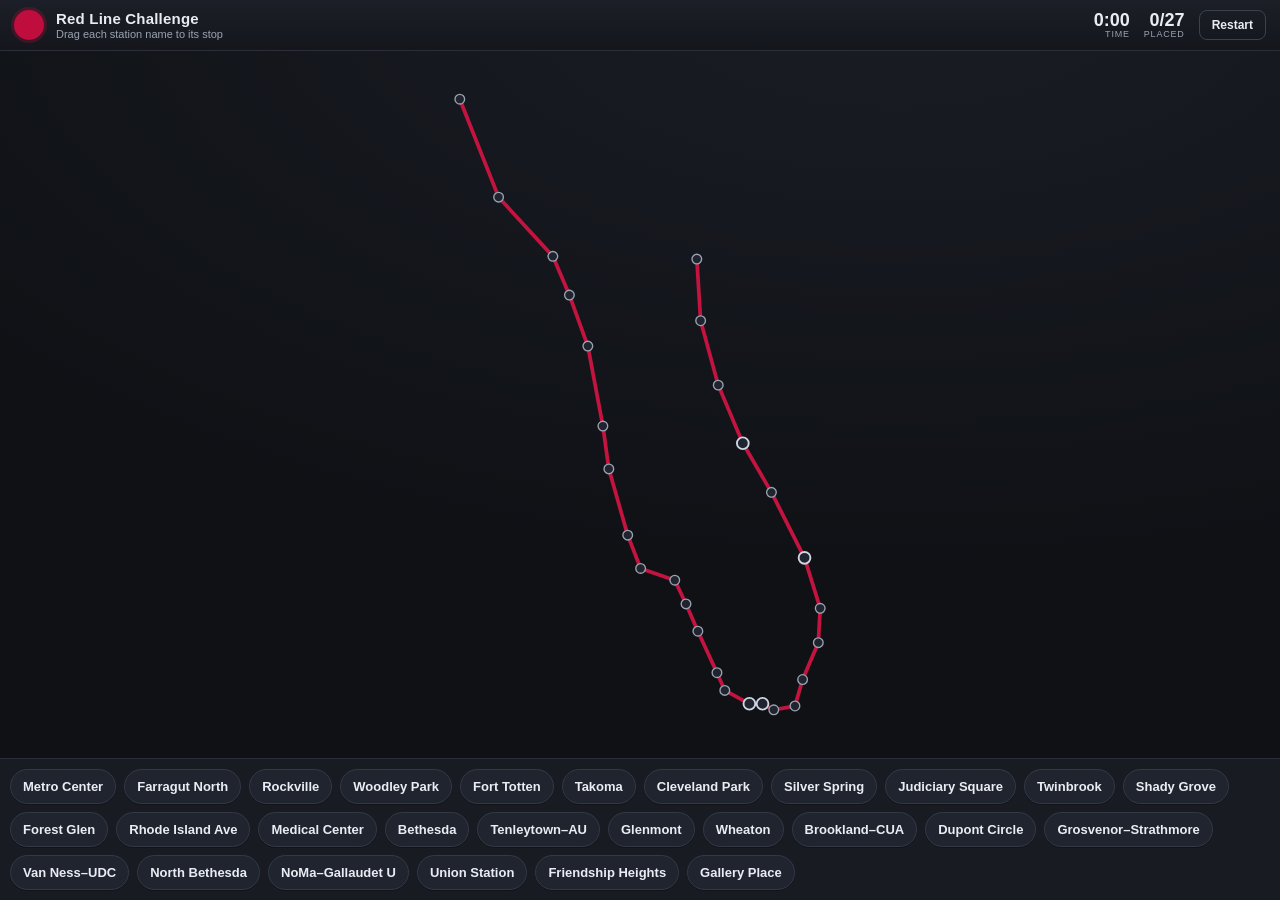
<file: game/index.html>
<!DOCTYPE html>
<html lang="en">
<head>
<meta charset="utf-8" />
<meta name="viewport" content="width=device-width, initial-scale=1, maximum-scale=1, user-scalable=no" />
<meta name="theme-color" content="#bf0d3e" />
<title>DC Metro — Red Line Challenge</title>
<style>
  :root {
    --red: #bf0d3e;          /* WMATA Red Line */
    --bg: #0f1115;
    --panel: #181b22;
    --panel-2: #20242e;
    --ink: #e9edf3;
    --muted: #9aa3b2;
    --ok: #2fbf71;
    --line: #c2143f;
  }
  * { box-sizing: border-box; -webkit-tap-highlight-color: transparent; }
  html, body {
    margin: 0; height: 100%;
    background: var(--bg); color: var(--ink);
    font-family: -apple-system, BlinkMacSystemFont, "Segoe UI", Roboto, Helvetica, Arial, sans-serif;
    overscroll-behavior: none;
  }
  body { display: flex; flex-direction: column; min-height: 100dvh; }

  header {
    flex: 0 0 auto;
    padding: 10px 14px;
    background: linear-gradient(180deg, #1c1f27, #14161c);
    border-bottom: 1px solid #2a2f3a;
    display: flex; align-items: center; gap: 12px;
  }
  .badge {
    width: 30px; height: 30px; border-radius: 50%;
    background: var(--red); flex: 0 0 auto;
    box-shadow: 0 0 0 3px rgba(191,13,62,.25);
  }
  header h1 { font-size: 15px; margin: 0; font-weight: 700; letter-spacing: .2px; }
  header .sub { font-size: 11px; color: var(--muted); margin-top: 1px; }
  .stats { margin-left: auto; display: flex; gap: 14px; align-items: center; }
  .stat { text-align: right; line-height: 1.05; }
  .stat .v { font-variant-numeric: tabular-nums; font-weight: 700; font-size: 18px; }
  .stat .k { font-size: 9px; color: var(--muted); text-transform: uppercase; letter-spacing: .8px; }

  main {
    flex: 1 1 auto;
    display: flex; flex-direction: column;
    min-height: 0;
  }
  .mapwrap {
    flex: 1 1 60%;
    min-height: 0;
    position: relative;
    background:
      radial-gradient(1200px 600px at 70% -10%, #1a1d25, transparent),
      var(--bg);
    overflow: hidden;
  }
  svg { width: 100%; height: 100%; display: block; touch-action: none; }

  .dot { fill: var(--panel-2); stroke: var(--muted); stroke-width: 2.5; transition: fill .15s, stroke .15s; }
  .dot.transfer { stroke: #cfd6e2; stroke-width: 3.5; }
  .dot.target { fill: rgba(191,13,62,.25); stroke: var(--red); }
  .dot.filled { fill: var(--red); stroke: #fff; }
  .stationlabel { fill: var(--ink); font-size: 19px; font-weight: 600; pointer-events: none; }
  .stationlabel.filled { fill: #fff; }

  .tray {
    flex: 0 0 auto;
    max-height: 40%;
    overflow-y: auto;
    background: var(--panel);
    border-top: 1px solid #2a2f3a;
    padding: 10px 10px calc(10px + env(safe-area-inset-bottom));
    display: flex; flex-wrap: wrap; gap: 8px;
    align-content: flex-start;
  }
  .chip {
    user-select: none; touch-action: none;
    background: var(--panel-2);
    border: 1px solid #333a46;
    color: var(--ink);
    padding: 9px 12px; border-radius: 999px;
    font-size: 13px; font-weight: 600;
    cursor: grab; white-space: nowrap;
    box-shadow: 0 1px 0 rgba(0,0,0,.3);
  }
  .chip:active { cursor: grabbing; }
  .chip.dragging {
    position: fixed; z-index: 50; cursor: grabbing;
    border-color: var(--red);
    box-shadow: 0 8px 24px rgba(0,0,0,.5), 0 0 0 2px rgba(191,13,62,.5);
    transform: scale(1.06);
  }
  .placeholder { opacity: 0; pointer-events: none; }
  @keyframes shake {
    0%,100%{ transform: translateX(0) }
    20%{ transform: translateX(-6px) } 40%{ transform: translateX(6px) }
    60%{ transform: translateX(-4px) } 80%{ transform: translateX(4px) }
  }
  .chip.reject { animation: shake .3s ease; border-color: #e0556e; }

  .overlay {
    position: fixed; inset: 0; display: none;
    align-items: center; justify-content: center;
    background: rgba(8,9,12,.72); backdrop-filter: blur(4px);
    z-index: 100; padding: 24px;
  }
  .overlay.show { display: flex; }
  .card {
    background: var(--panel); border: 1px solid #2a2f3a;
    border-radius: 16px; padding: 26px 24px; text-align: center;
    max-width: 340px; width: 100%;
    box-shadow: 0 24px 60px rgba(0,0,0,.55);
  }
  .card h2 { margin: 0 0 6px; font-size: 22px; }
  .card p { margin: 6px 0 0; color: var(--muted); font-size: 14px; }
  .card .big { font-size: 40px; font-weight: 800; color: var(--red); font-variant-numeric: tabular-nums; margin: 14px 0 4px; }
  button.btn {
    margin-top: 18px; width: 100%;
    background: var(--red); color: #fff; border: 0;
    padding: 13px; border-radius: 10px; font-size: 15px; font-weight: 700;
    cursor: pointer;
  }
  button.ghost {
    background: transparent; border: 1px solid #3a4250; color: var(--ink);
    padding: 7px 12px; border-radius: 8px; font-size: 12px; font-weight: 600; cursor: pointer;
  }
</style>
</head>
<body>
  <header>
    <div class="badge"></div>
    <div>
      <h1>Red Line Challenge</h1>
      <div class="sub">Drag each station name to its stop</div>
    </div>
    <div class="stats">
      <div class="stat"><div class="v" id="timer">0:00</div><div class="k">Time</div></div>
      <div class="stat"><div class="v" id="progress">0/27</div><div class="k">Placed</div></div>
      <button class="ghost" id="restart">Restart</button>
    </div>
  </header>

  <main>
    <div class="mapwrap">
      <svg id="map" viewBox="0 0 1260 1320" preserveAspectRatio="xMidYMid meet" aria-label="DC Metro Red Line map">
        <polyline id="route" fill="none" stroke="var(--line)" stroke-width="7"
                  stroke-linejoin="round" stroke-linecap="round" />
        <g id="dots"></g>
        <g id="labels"></g>
      </svg>
    </div>
    <div class="tray" id="tray"></div>
  </main>

  <div class="overlay" id="overlay">
    <div class="card">
      <h2 id="winTitle">Line complete! 🎉</h2>
      <div class="big" id="winTime">0:00</div>
      <p id="winSub">All 27 Red Line stations placed.</p>
      <button class="btn" id="playAgain">Play again</button>
    </div>
  </div>

<script>
/* ---- Red Line stations, north (Shady Grove) to south then up to Glenmont ----
   Coordinates are real WMATA station lat/long, used to project an accurate
   schematic. The line's "hook" shape is a product of this real geography. */
const STATIONS = [
  { name: "Shady Grove",            lat: 39.1199, lon: -77.1647 },
  { name: "Rockville",              lat: 39.0840, lon: -77.1464 },
  { name: "Twinbrook",              lat: 39.0623, lon: -77.1208 },
  { name: "North Bethesda",         lat: 39.0481, lon: -77.1130 },
  { name: "Grosvenor–Strathmore",   lat: 39.0294, lon: -77.1043 },
  { name: "Medical Center",         lat: 39.0001, lon: -77.0972 },
  { name: "Bethesda",               lat: 38.9844, lon: -77.0944 },
  { name: "Friendship Heights",     lat: 38.9601, lon: -77.0855 },
  { name: "Tenleytown–AU",          lat: 38.9479, lon: -77.0794 },
  { name: "Van Ness–UDC",           lat: 38.9436, lon: -77.0633 },
  { name: "Cleveland Park",         lat: 38.9349, lon: -77.0580 },
  { name: "Woodley Park",           lat: 38.9249, lon: -77.0524 },
  { name: "Dupont Circle",          lat: 38.9097, lon: -77.0434 },
  { name: "Farragut North",         lat: 38.9032, lon: -77.0397 },
  { name: "Metro Center",           lat: 38.8983, lon: -77.0281, transfer: true },
  { name: "Gallery Place",          lat: 38.8983, lon: -77.0219, transfer: true },
  { name: "Judiciary Square",       lat: 38.8961, lon: -77.0166 },
  { name: "Union Station",          lat: 38.8975, lon: -77.0066 },
  { name: "NoMa–Gallaudet U",       lat: 38.9072, lon: -77.0030 },
  { name: "Rhode Island Ave",       lat: 38.9207, lon: -76.9956 },
  { name: "Brookland–CUA",          lat: 38.9333, lon: -76.9947 },
  { name: "Fort Totten",            lat: 38.9518, lon: -77.0021, transfer: true },
  { name: "Takoma",                 lat: 38.9758, lon: -77.0177 },
  { name: "Silver Spring",          lat: 38.9938, lon: -77.0312, transfer: true },
  { name: "Forest Glen",            lat: 39.0151, lon: -77.0428 },
  { name: "Wheaton",                lat: 39.0387, lon: -77.0511 },
  { name: "Glenmont",               lat: 39.0613, lon: -77.0529 },
];

const VB_W = 1260, VB_H = 1320, PAD = 90;
const LABEL_GAP = 16;

// --- Project lat/long -> SVG coords (equirectangular, corrected for latitude) ---
function project() {
  const lats = STATIONS.map(s => s.lat), lons = STATIONS.map(s => s.lon);
  const midLat = (Math.max(...lats) + Math.min(...lats)) / 2;
  const k = Math.cos(midLat * Math.PI / 180);
  // raw planar coords (x grows east, y grows south)
  const raw = STATIONS.map(s => ({ x: s.lon * k, y: -s.lat }));
  const xs = raw.map(p => p.x), ys = raw.map(p => p.y);
  const minX = Math.min(...xs), maxX = Math.max(...xs);
  const minY = Math.min(...ys), maxY = Math.max(...ys);
  const spanX = maxX - minX, spanY = maxY - minY;
  const scale = Math.min((VB_W - 2 * PAD) / spanX, (VB_H - 2 * PAD) / spanY);
  const offX = (VB_W - spanX * scale) / 2;
  const offY = (VB_H - spanY * scale) / 2;
  raw.forEach((p, i) => {
    STATIONS[i].px = offX + (p.x - minX) * scale;
    STATIONS[i].py = offY + (p.y - minY) * scale;
  });
}

// --- State ---
let placed = 0, startTime = null, timerId = null, finished = false;
const filled = new Set();

const svg = document.getElementById('map');
const dotsG = document.getElementById('dots');
const labelsG = document.getElementById('labels');
const route = document.getElementById('route');
const tray = document.getElementById('tray');
const elTimer = document.getElementById('timer');
const elProgress = document.getElementById('progress');
const overlay = document.getElementById('overlay');

const centerX = VB_W / 2;

function svgEl(tag, attrs) {
  const e = document.createElementNS('http://www.w3.org/2000/svg', tag);
  for (const k in attrs) e.setAttribute(k, attrs[k]);
  return e;
}

function drawMap() {
  route.setAttribute('points', STATIONS.map(s => `${s.px},${s.py}`).join(' '));
  dotsG.innerHTML = '';
  STATIONS.forEach((s, i) => {
    const c = svgEl('circle', { cx: s.px, cy: s.py, r: s.transfer ? 11 : 9, 'data-i': i });
    c.setAttribute('class', 'dot' + (s.transfer ? ' transfer' : ''));
    dotsG.appendChild(c);
    s.dot = c;
  });
}

function shuffle(a) {
  for (let i = a.length - 1; i > 0; i--) {
    const j = Math.floor(Math.random() * (i + 1));
    [a[i], a[j]] = [a[j], a[i]];
  }
  return a;
}

function buildTray() {
  tray.innerHTML = '';
  const order = shuffle(STATIONS.map((s, i) => i));
  order.forEach(i => {
    const chip = document.createElement('div');
    chip.className = 'chip';
    chip.textContent = STATIONS[i].name;
    chip.dataset.i = i;
    attachDrag(chip);
    tray.appendChild(chip);
  });
}

function fmt(ms) {
  const t = Math.floor(ms / 1000);
  return Math.floor(t / 60) + ':' + String(t % 60).padStart(2, '0');
}
function tick() { if (startTime) elTimer.textContent = fmt(Date.now() - startTime); }
function startTimer() {
  if (startTime) return;
  startTime = Date.now();
  timerId = setInterval(tick, 250);
}

// --- Drag handling (pointer events: mouse + touch) ---
function attachDrag(chip) {
  let dragging = false, placeholder = null, offX = 0, offY = 0;

  chip.addEventListener('pointerdown', e => {
    if (finished) return;
    e.preventDefault();
    startTimer();
    dragging = true;
    chip.setPointerCapture(e.pointerId);
    const r = chip.getBoundingClientRect();
    offX = e.clientX - r.left;
    offY = e.clientY - r.top;

    placeholder = document.createElement('div');
    placeholder.className = 'chip placeholder';
    placeholder.style.width = r.width + 'px';
    placeholder.style.height = r.height + 'px';
    chip.after(placeholder);

    chip.classList.add('dragging');
    chip.style.width = r.width + 'px';
    chip.style.left = r.left + 'px';
    chip.style.top = r.top + 'px';
  });

  chip.addEventListener('pointermove', e => {
    if (!dragging) return;
    chip.style.left = (e.clientX - offX) + 'px';
    chip.style.top = (e.clientY - offY) + 'px';
    const hit = nearestStation(e.clientX, e.clientY);
    highlight(hit);
  });

  function end(e) {
    if (!dragging) return;
    dragging = false;
    const hit = nearestStation(e.clientX, e.clientY);
    highlight(null);
    const i = +chip.dataset.i;

    if (hit === i) {
      placeStation(i);
      placeholder.remove();
      chip.remove();
    } else {
      // wrong (or no) target: snap back to tray slot
      chip.classList.remove('dragging');
      chip.style.left = chip.style.top = chip.style.width = '';
      if (placeholder) placeholder.replaceWith(chip);
      if (hit !== null) { // dropped on a wrong station -> shake
        chip.classList.add('reject');
        setTimeout(() => chip.classList.remove('reject'), 320);
      }
    }
    placeholder = null;
  }
  chip.addEventListener('pointerup', end);
  chip.addEventListener('pointercancel', end);
}

const HIT_RADIUS = 44; // client px
function nearestStation(cx, cy) {
  let best = null, bestD = HIT_RADIUS;
  STATIONS.forEach((s, i) => {
    if (filled.has(i)) return;
    const r = s.dot.getBoundingClientRect();
    const dx = cx - (r.left + r.width / 2);
    const dy = cy - (r.top + r.height / 2);
    const d = Math.hypot(dx, dy);
    if (d < bestD) { bestD = d; best = i; }
  });
  return best;
}

let lastHi = null;
function highlight(i) {
  if (lastHi === i) return;
  if (lastHi !== null && !filled.has(lastHi))
    STATIONS[lastHi].dot.classList.remove('target');
  if (i !== null) STATIONS[i].dot.classList.add('target');
  lastHi = i;
}

function placeStation(i) {
  const s = STATIONS[i];
  filled.add(i);
  s.dot.classList.remove('target');
  s.dot.classList.add('filled');

  const left = s.px < centerX;
  const label = svgEl('text', {
    x: left ? s.px - LABEL_GAP : s.px + LABEL_GAP,
    y: s.py + 6,
    'text-anchor': left ? 'end' : 'start',
  });
  label.setAttribute('class', 'stationlabel filled');
  label.textContent = s.name;
  labelsG.appendChild(label);

  placed++;
  elProgress.textContent = placed + '/' + STATIONS.length;
  if (placed === STATIONS.length) win();
}

function win() {
  finished = true;
  clearInterval(timerId);
  const time = fmt(Date.now() - startTime);
  document.getElementById('winTime').textContent = time;
  overlay.classList.add('show');
}

function reset() {
  finished = false;
  placed = 0;
  filled.clear();
  startTime = null;
  clearInterval(timerId);
  elTimer.textContent = '0:00';
  elProgress.textContent = '0/' + STATIONS.length;
  labelsG.innerHTML = '';
  lastHi = null;
  overlay.classList.remove('show');
  drawMap();
  buildTray();
}

document.getElementById('restart').addEventListener('click', reset);
document.getElementById('playAgain').addEventListener('click', reset);

// --- Init ---
project();
elProgress.textContent = '0/' + STATIONS.length;
drawMap();
buildTray();
</script>
</body>
</html>
</file>
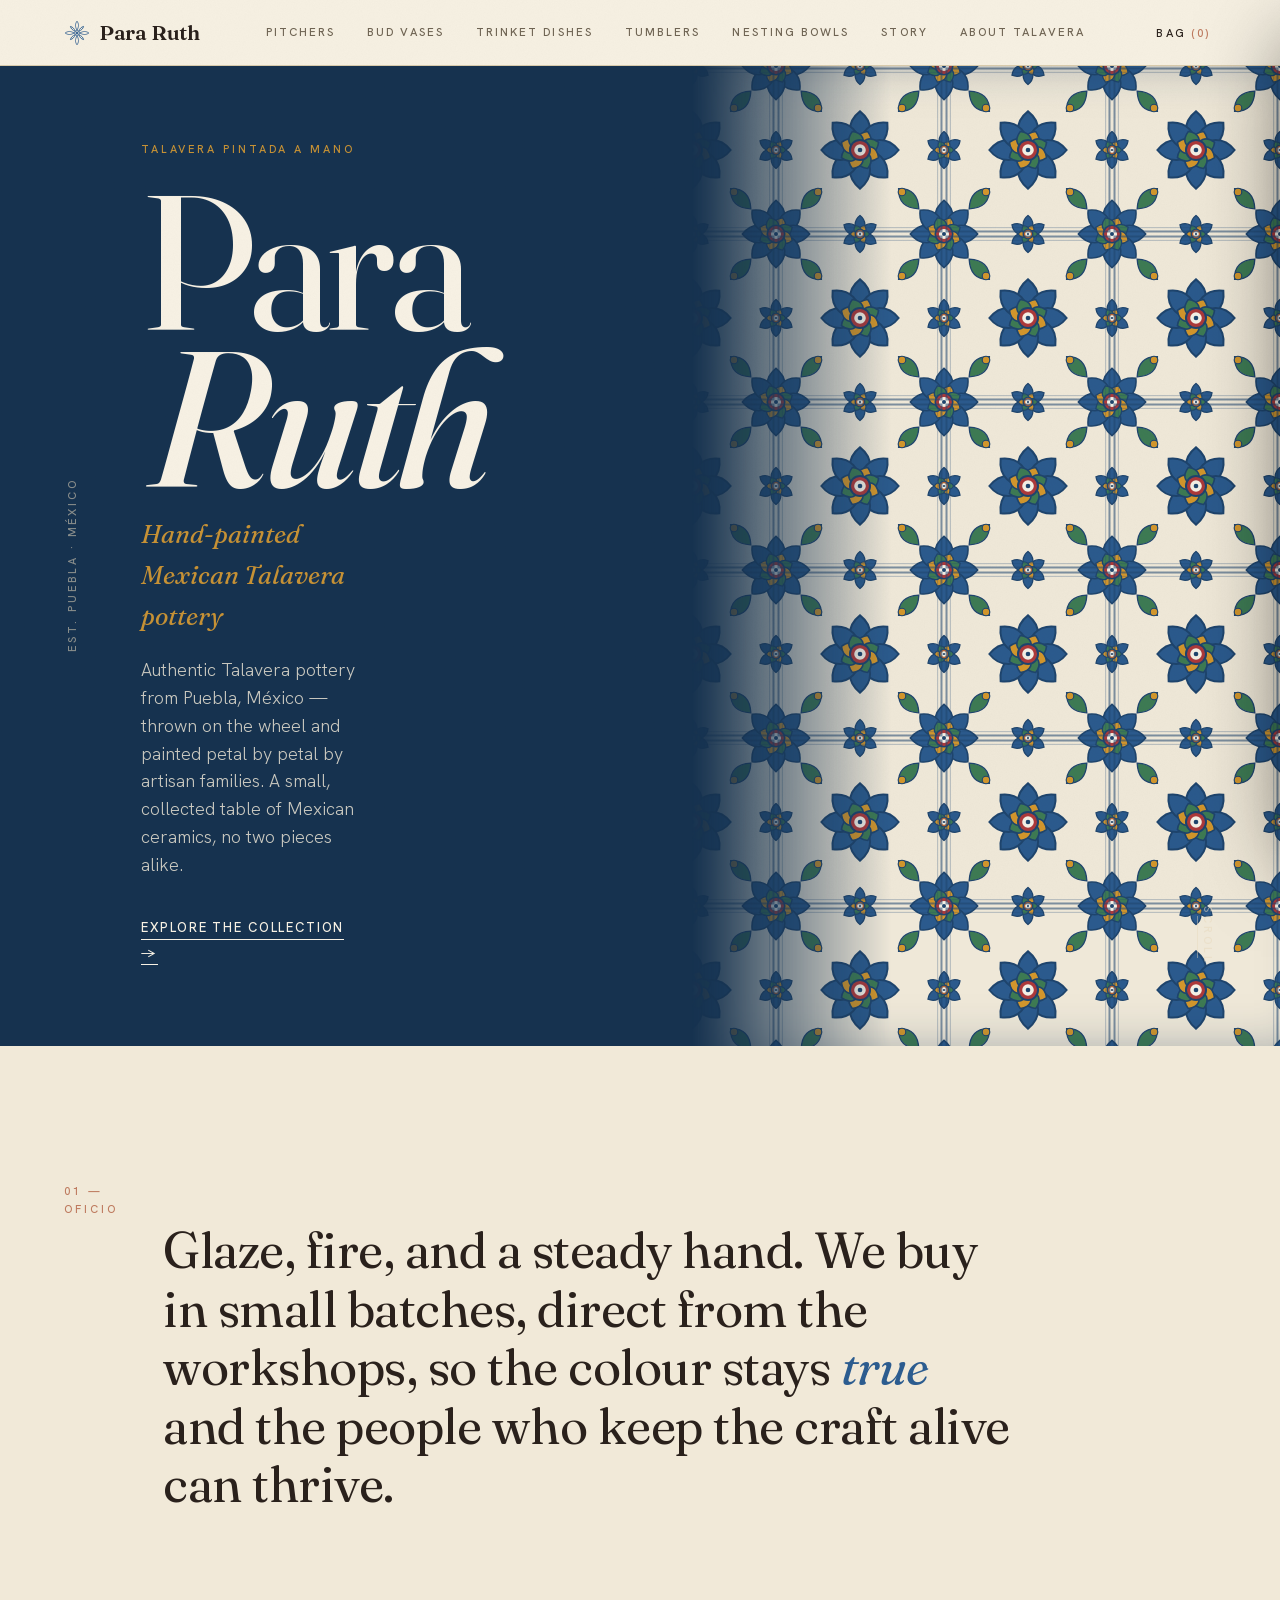
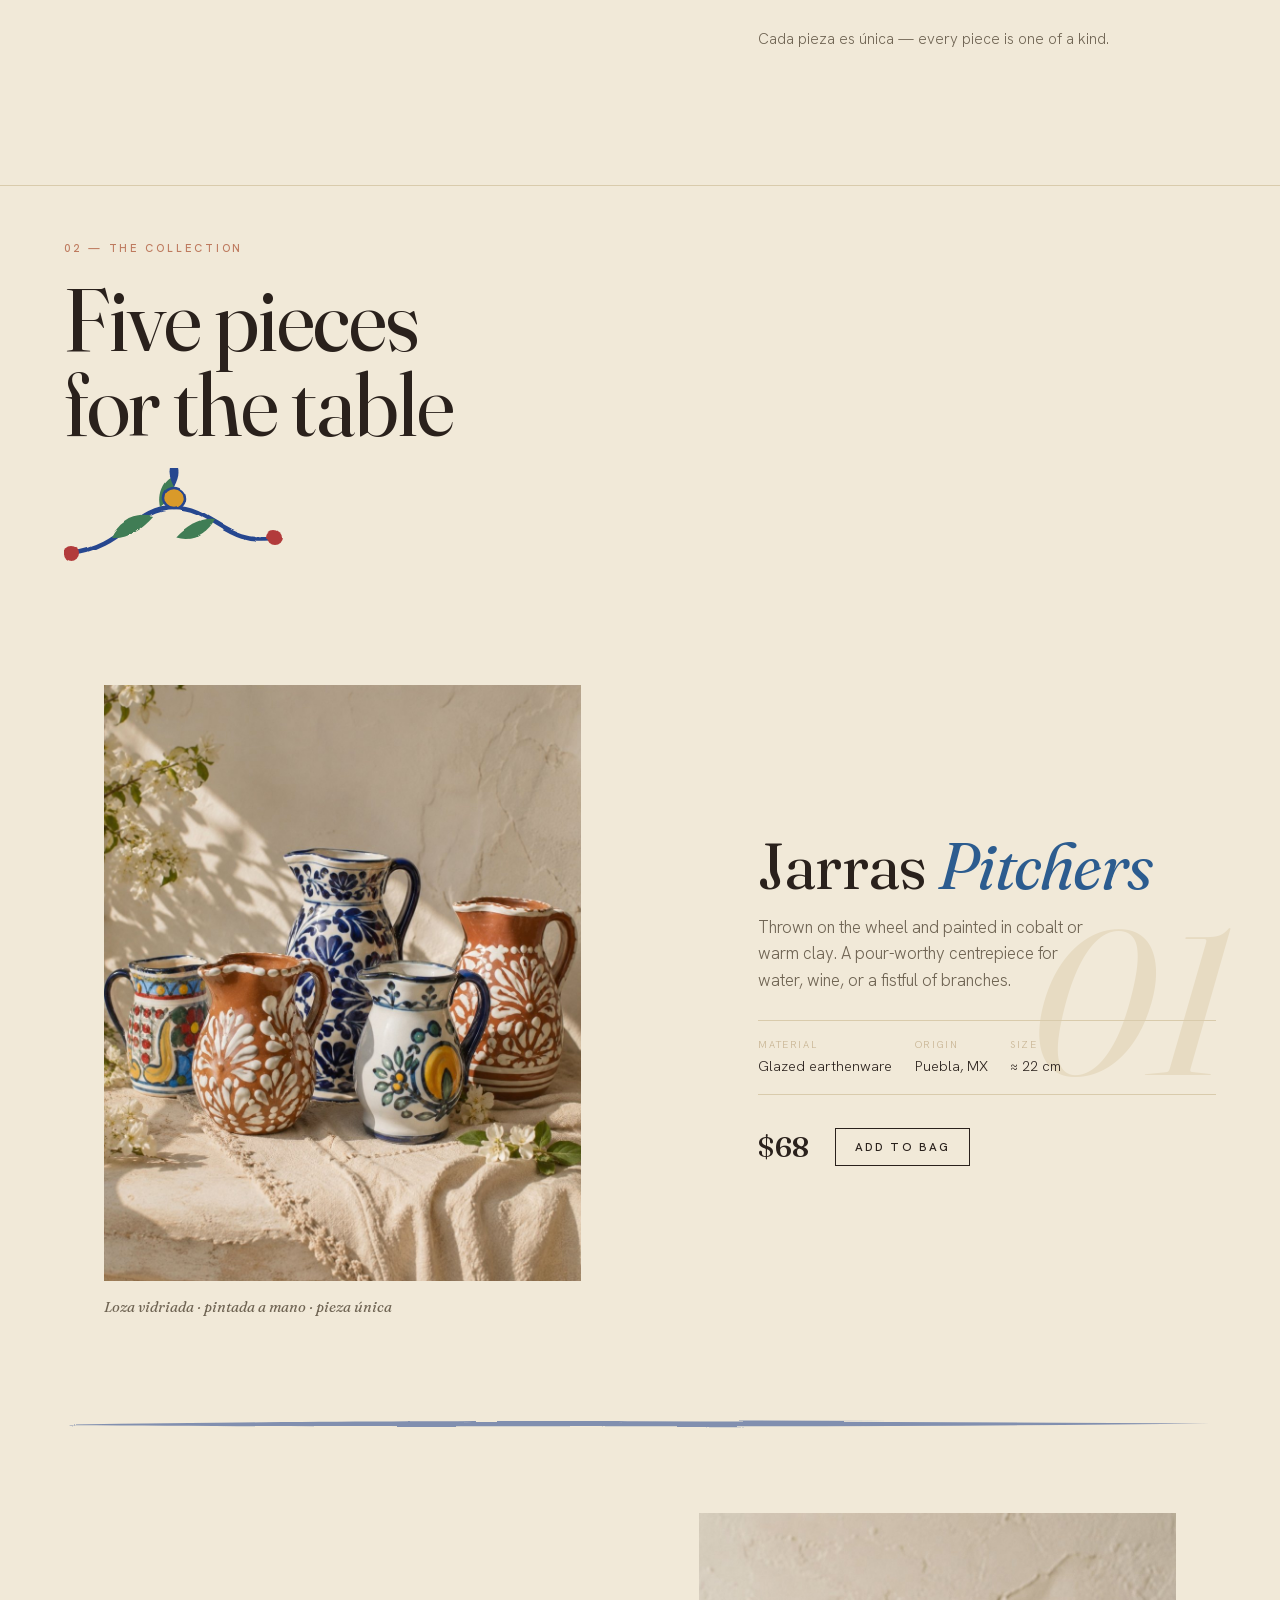
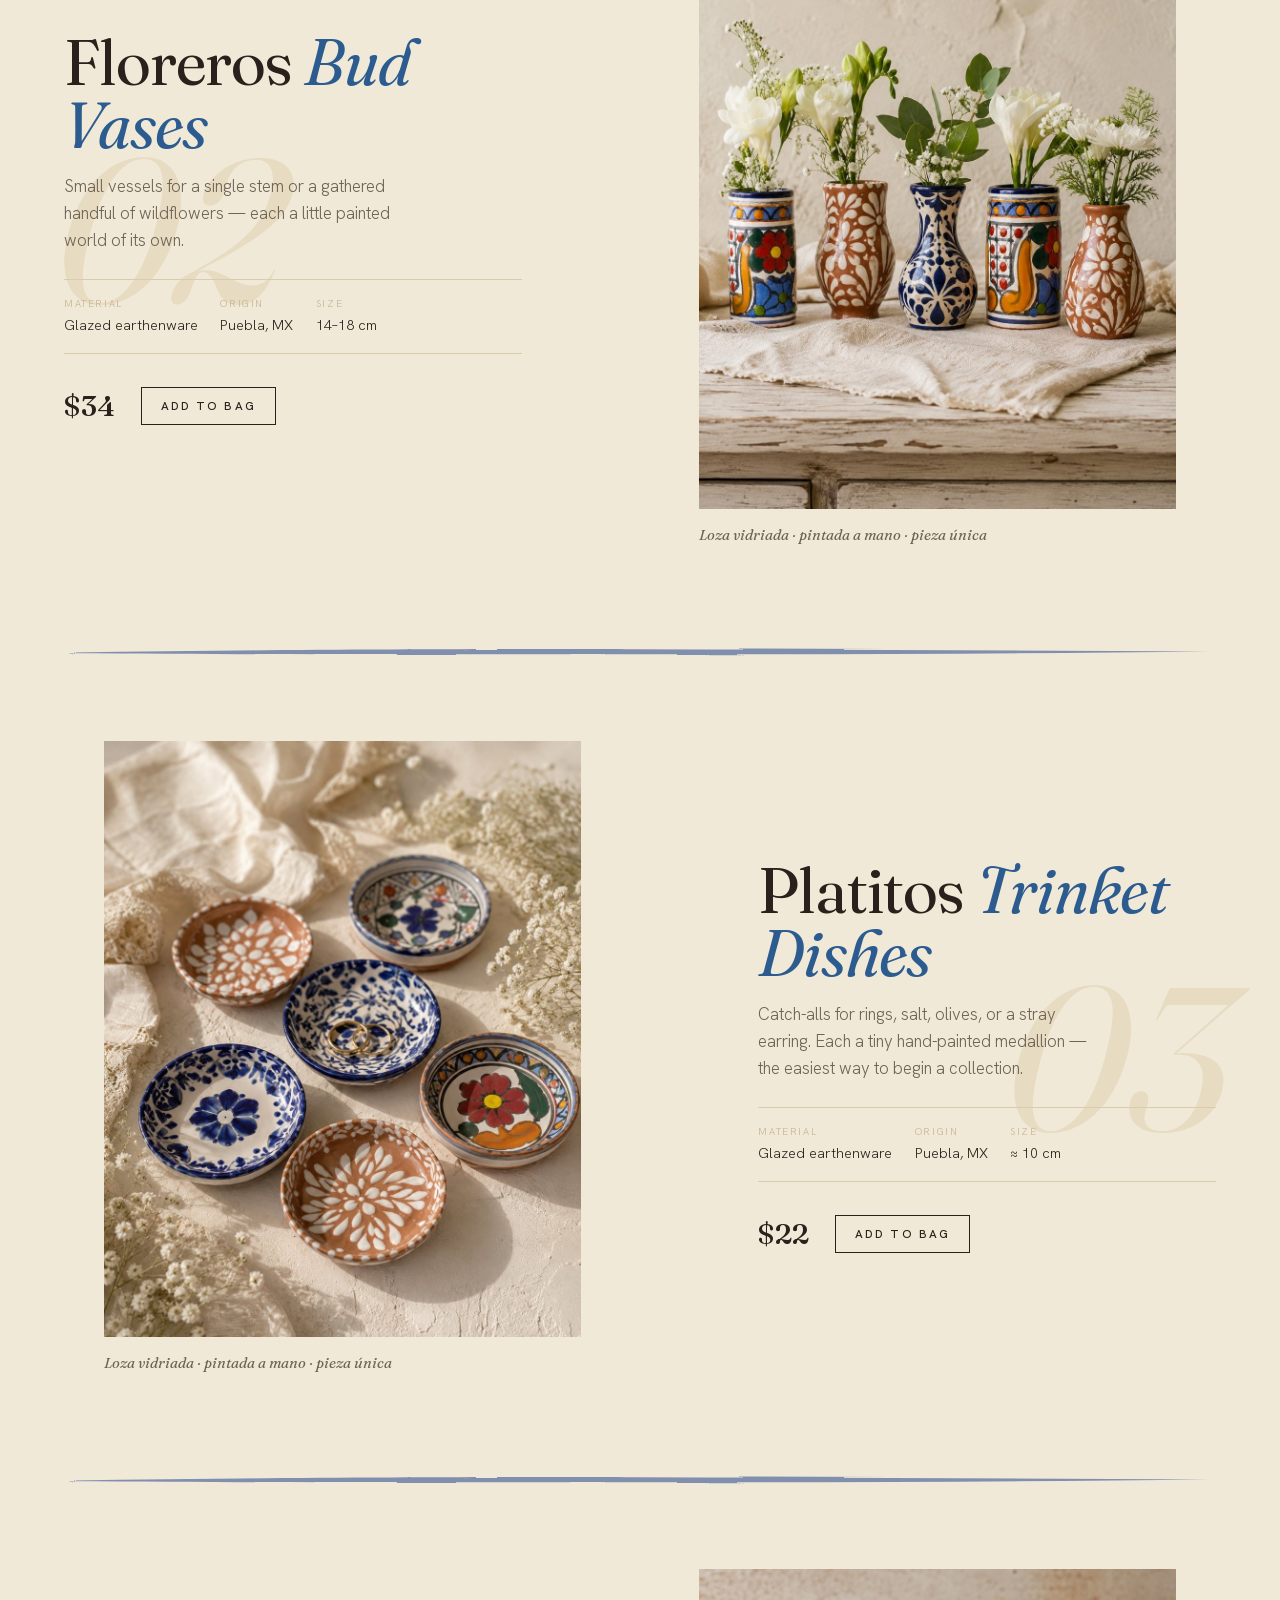
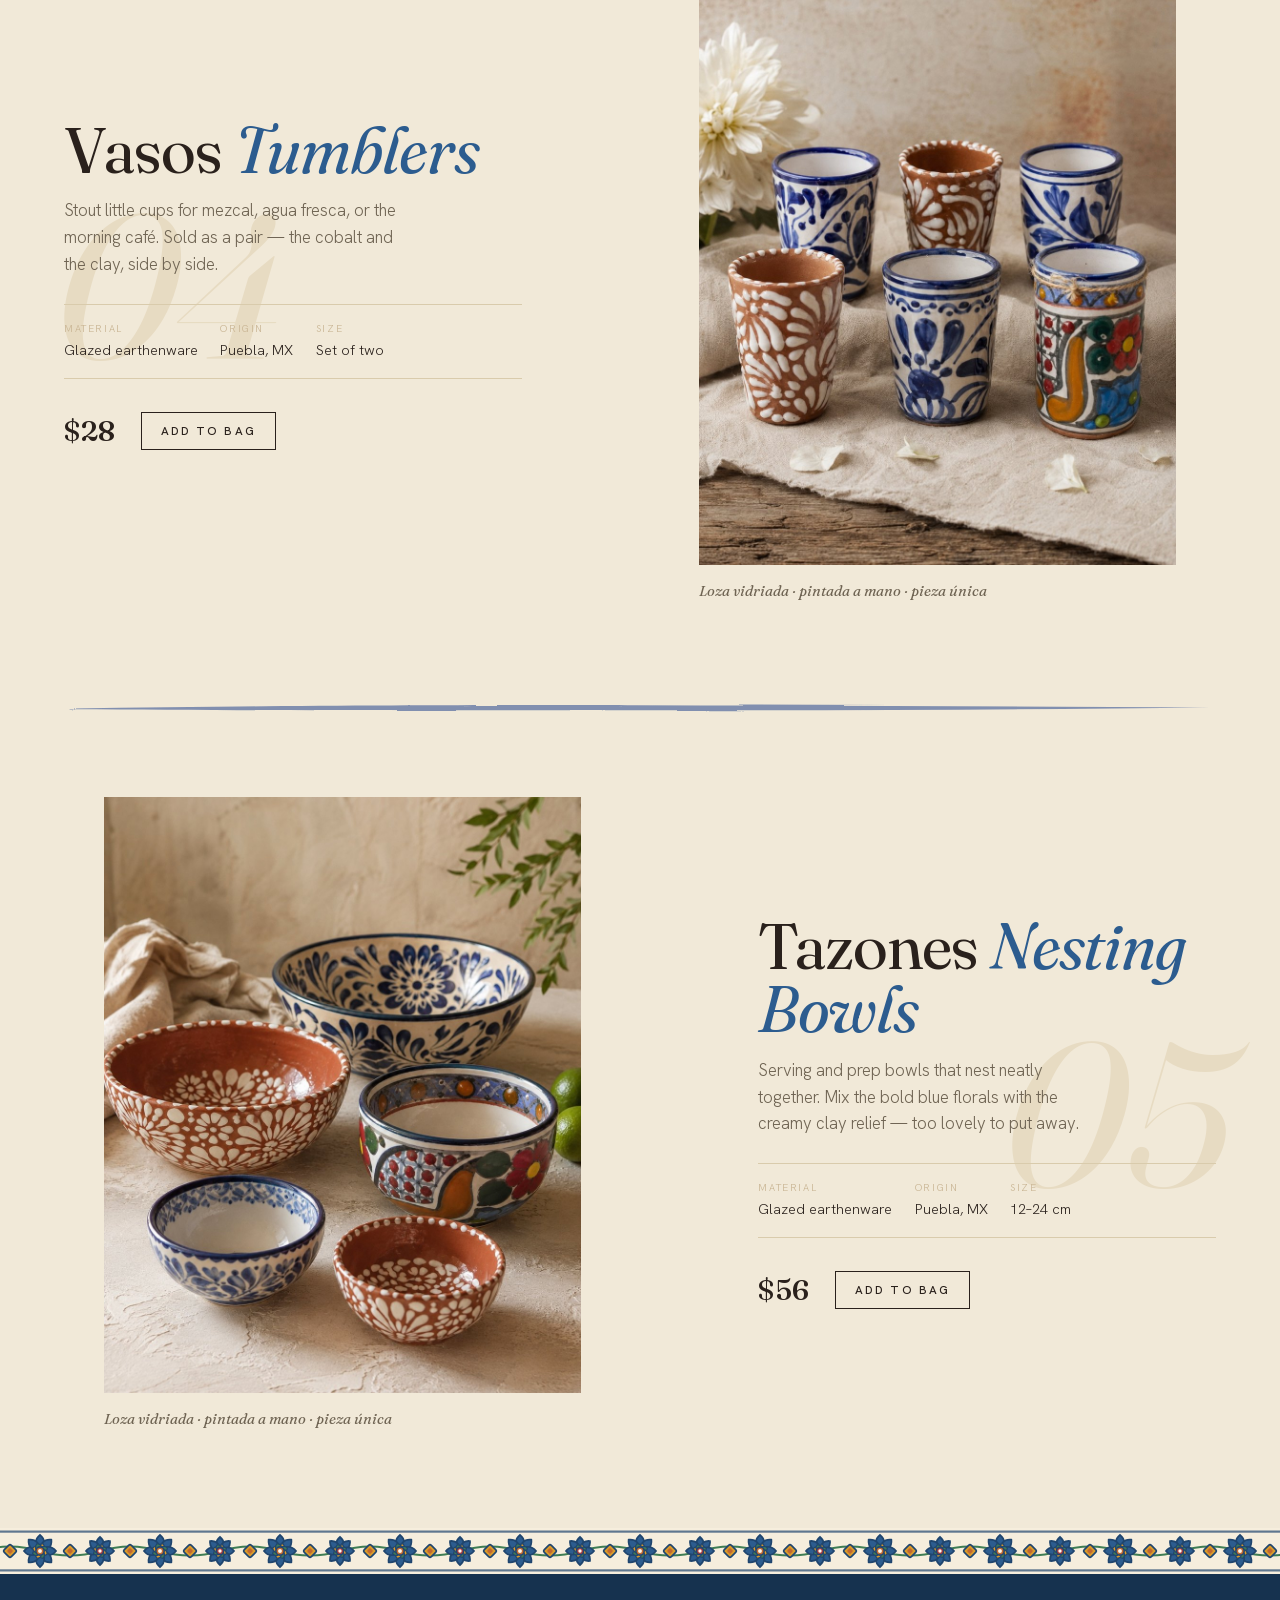
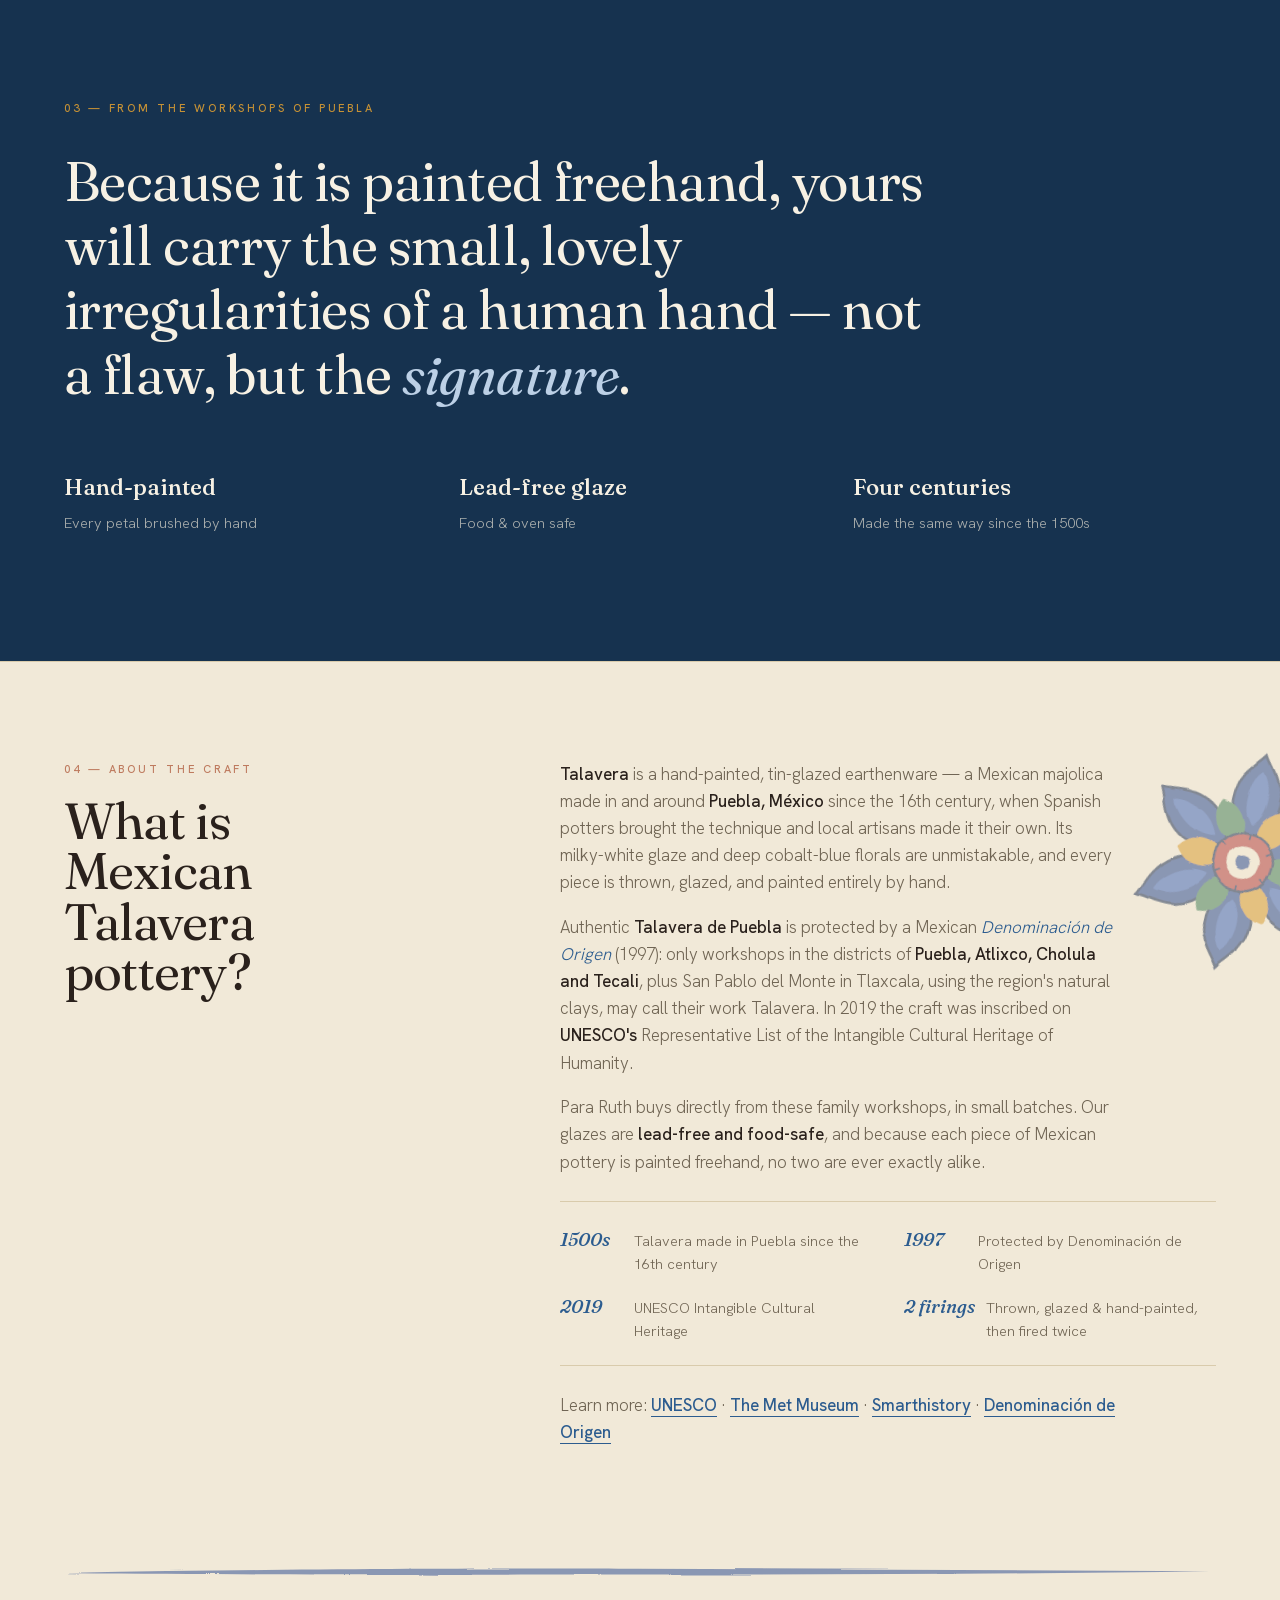
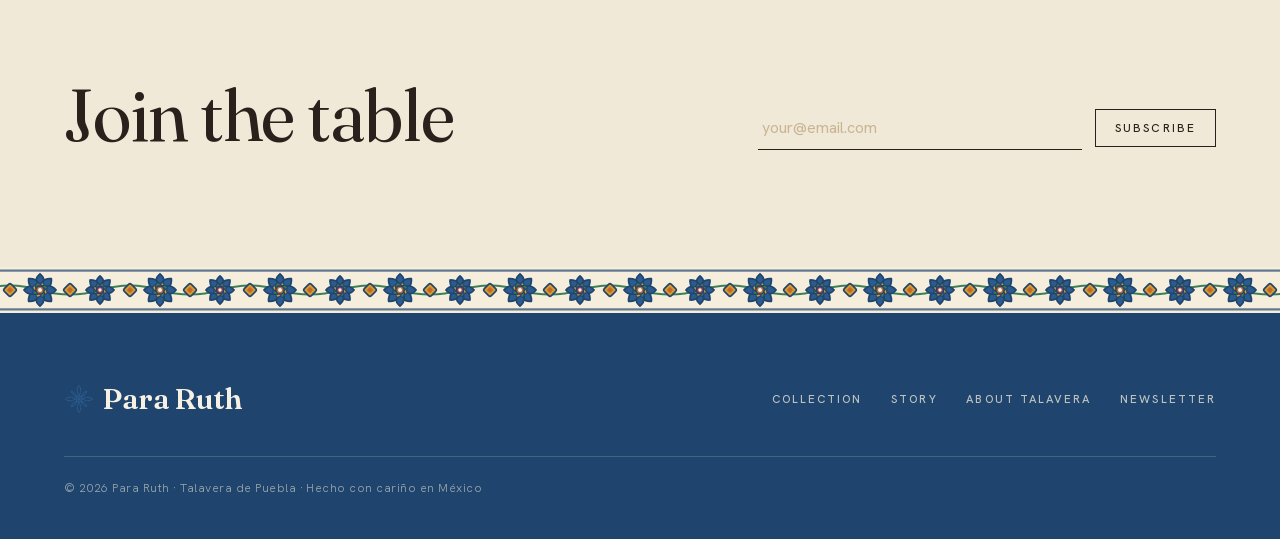
<file: talavera-shop/index.html>
<!DOCTYPE html>
<html lang="en">
<head>
  <meta charset="UTF-8" />
  <meta name="viewport" content="width=device-width, initial-scale=1.0" />

  <!-- ===========================================================
       NOTE: canonical domain is a PLACEHOLDER — replace every
       occurrence of https://pararuth.com with your real URL
       (here, in sitemap.xml, robots.txt, and the JSON-LD below).
       =========================================================== -->
  <title>Para Ruth — Hand-Painted Mexican Talavera Pottery from Puebla</title>
  <meta name="description" content="Para Ruth sells authentic hand-painted Mexican Talavera pottery from Puebla, México — pitchers, bud vases, trinket dishes, tumblers and nesting bowls. Each piece of Talavera is thrown on the wheel and painted by hand by artisan families. Lead-free, food-safe glaze. No two pieces alike." />
  <link rel="canonical" href="https://pararuth.com/" />
  <meta name="robots" content="index, follow, max-image-preview:large" />
  <meta name="theme-color" content="#16324f" />
  <meta name="author" content="Para Ruth" />
  <meta name="keywords" content="Mexican pottery, Talavera pottery, Mexican Talavera, Talavera de Puebla, hand-painted Mexican pottery, Mexican ceramics, authentic Talavera, cobalt pottery, artisan pottery, lead-free glaze" />

  <!-- Open Graph -->
  <meta property="og:type" content="website" />
  <meta property="og:site_name" content="Para Ruth" />
  <meta property="og:title" content="Para Ruth — Hand-Painted Talavera Pottery from Puebla" />
  <meta property="og:description" content="Hand-painted Talavera pottery from Puebla, México — pitchers, vases, dishes, tumblers and bowls. Thrown and painted by hand, lead-free and food-safe. No two pieces alike." />
  <meta property="og:url" content="https://pararuth.com/" />
  <meta property="og:image" content="https://pararuth.com/assets/og-image.png" />
  <meta property="og:image:width" content="1200" />
  <meta property="og:image:height" content="630" />
  <meta property="og:image:alt" content="Para Ruth — hand-painted Talavera de Puebla" />
  <meta property="og:locale" content="en_US" />

  <!-- Twitter -->
  <meta name="twitter:card" content="summary_large_image" />
  <meta name="twitter:title" content="Para Ruth — Hand-Painted Talavera Pottery from Puebla" />
  <meta name="twitter:description" content="Hand-painted Talavera pottery from Puebla, México. Thrown and painted by hand, lead-free and food-safe. No two pieces alike." />
  <meta name="twitter:image" content="https://pararuth.com/assets/og-image.png" />
  <meta name="twitter:image:alt" content="Para Ruth — hand-painted Talavera de Puebla" />

  <link rel="icon" href="assets/mark.svg" type="image/svg+xml" />
  <link rel="preload" href="fonts/fraunces.woff2" as="font" type="font/woff2" crossorigin />
  <link rel="preload" href="fonts/hanken.woff2" as="font" type="font/woff2" crossorigin />
  <link rel="stylesheet" href="css/styles.css" />

  <!-- Structured data: Organization + Store -->
  <script type="application/ld+json">
  {
    "@context": "https://schema.org",
    "@type": ["Organization", "Store"],
    "name": "Para Ruth",
    "url": "https://pararuth.com/",
    "logo": "https://pararuth.com/assets/mark.svg",
    "image": "https://pararuth.com/assets/og-image.png",
    "description": "Hand-painted Talavera pottery from Puebla, México. Pitchers, vases, dishes, tumblers and bowls, each thrown and painted by hand by artisan families.",
    "slogan": "Talavera pintada a mano",
    "knowsAbout": ["Talavera de Puebla", "Mexican pottery", "hand-painted ceramics", "Mexican folk art"],
    "areaServed": "Worldwide"
  }
  </script>

  <!-- Structured data: the collection as an ItemList of Products -->
  <script type="application/ld+json">
  {
    "@context": "https://schema.org",
    "@type": "ItemList",
    "name": "The Para Ruth Collection",
    "itemListElement": [
      {
        "@type": "ListItem", "position": 1,
        "item": {
          "@type": "Product", "name": "Talavera Pitchers (Jarras)",
          "url": "https://pararuth.com/#pitchers",
          "image": "https://pararuth.com/images/pitchers.jpg",
          "description": "Hand-thrown Talavera pitchers in cobalt or warm clay, painted by hand in Puebla. A pour-worthy centrepiece for water, wine, or branches.",
          "material": "Glazed earthenware", "countryOfOrigin": "MX",
          "brand": { "@type": "Brand", "name": "Para Ruth" },
          "offers": { "@type": "Offer", "price": "68.00", "priceCurrency": "USD", "availability": "https://schema.org/InStock", "url": "https://pararuth.com/#pitchers" }
        }
      },
      {
        "@type": "ListItem", "position": 2,
        "item": {
          "@type": "Product", "name": "Talavera Bud Vases (Floreros)",
          "url": "https://pararuth.com/#vases",
          "image": "https://pararuth.com/images/vases.jpg",
          "description": "Small hand-painted Talavera bud vases for a single stem or a handful of wildflowers, in cobalt florals or warm clay.",
          "material": "Glazed earthenware", "countryOfOrigin": "MX",
          "brand": { "@type": "Brand", "name": "Para Ruth" },
          "offers": { "@type": "Offer", "price": "34.00", "priceCurrency": "USD", "availability": "https://schema.org/InStock", "url": "https://pararuth.com/#vases" }
        }
      },
      {
        "@type": "ListItem", "position": 3,
        "item": {
          "@type": "Product", "name": "Talavera Trinket Dishes (Platitos)",
          "url": "https://pararuth.com/#dishes",
          "image": "https://pararuth.com/images/dishes.jpg",
          "description": "Hand-painted Talavera trinket dishes for rings, salt, or olives — each a tiny painted medallion.",
          "material": "Glazed earthenware", "countryOfOrigin": "MX",
          "brand": { "@type": "Brand", "name": "Para Ruth" },
          "offers": { "@type": "Offer", "price": "22.00", "priceCurrency": "USD", "availability": "https://schema.org/InStock", "url": "https://pararuth.com/#dishes" }
        }
      },
      {
        "@type": "ListItem", "position": 4,
        "item": {
          "@type": "Product", "name": "Talavera Tumblers (Vasos), set of two",
          "url": "https://pararuth.com/#tumblers",
          "image": "https://pararuth.com/images/tumblers.jpg",
          "description": "Hand-painted Talavera tumblers for mezcal, agua fresca, or café — sold as a pair, cobalt and clay.",
          "material": "Glazed earthenware", "countryOfOrigin": "MX",
          "brand": { "@type": "Brand", "name": "Para Ruth" },
          "offers": { "@type": "Offer", "price": "28.00", "priceCurrency": "USD", "availability": "https://schema.org/InStock", "url": "https://pararuth.com/#tumblers" }
        }
      },
      {
        "@type": "ListItem", "position": 5,
        "item": {
          "@type": "Product", "name": "Talavera Nesting Bowls (Tazones)",
          "url": "https://pararuth.com/#bowls",
          "image": "https://pararuth.com/images/bowls.jpg",
          "description": "Hand-painted Talavera nesting bowls for serving and prep, mixing bold blue florals with creamy clay relief.",
          "material": "Glazed earthenware", "countryOfOrigin": "MX",
          "brand": { "@type": "Brand", "name": "Para Ruth" },
          "offers": { "@type": "Offer", "price": "56.00", "priceCurrency": "USD", "availability": "https://schema.org/InStock", "url": "https://pararuth.com/#bowls" }
        }
      }
    ]
  }
  </script>

  <!-- Structured data: FAQ (strong GEO signal — gives answer engines clean Q&A) -->
  <script type="application/ld+json">
  {
    "@context": "https://schema.org",
    "@type": "FAQPage",
    "mainEntity": [
      {
        "@type": "Question",
        "name": "What is Mexican Talavera pottery?",
        "acceptedAnswer": { "@type": "Answer", "text": "Talavera is a hand-painted, tin-glazed earthenware — a Mexican majolica made in and around Puebla, México since the 16th century. Its milky-white glaze and cobalt-blue florals are unmistakable, and each piece is thrown, glazed, and painted entirely by hand before a second firing fixes the colour. In 2019 the craft was inscribed on UNESCO's Representative List of the Intangible Cultural Heritage of Humanity." }
      },
      {
        "@type": "Question",
        "name": "What makes Talavera pottery authentic?",
        "acceptedAnswer": { "@type": "Answer", "text": "Authentic Talavera de Puebla is protected by a Mexican Denominación de Origen (1997). Only workshops in the districts of Puebla, Atlixco, Cholula and Tecali, plus San Pablo del Monte in Tlaxcala, using the region's natural clays and traditional methods, may call their work Talavera. Para Ruth buys directly from these family workshops in Puebla." }
      },
      {
        "@type": "Question",
        "name": "Is Para Ruth's Talavera pottery food-safe?",
        "acceptedAnswer": { "@type": "Answer", "text": "Yes. Para Ruth's pieces use a lead-free glaze and are food-safe and oven-safe. We recommend hand-washing to keep the hand-painted colours vivid." }
      },
      {
        "@type": "Question",
        "name": "Where is Para Ruth Mexican pottery made?",
        "acceptedAnswer": { "@type": "Answer", "text": "Every Para Ruth piece is made and hand-painted in Puebla, México, bought in small batches directly from family workshops." }
      },
      {
        "@type": "Question",
        "name": "Are the pieces identical?",
        "acceptedAnswer": { "@type": "Answer", "text": "No. Because each piece is painted freehand, no two are exactly alike — each carries the small, lovely irregularities of a human hand." }
      }
    ]
  }
  </script>
</head>
<body>
  <div class="grain" aria-hidden="true"></div>

  <!-- Masthead -->
  <header class="masthead" id="top">
    <a class="word" href="#top">
      <img src="assets/mark.svg" alt="" width="26" height="26" />
      <span>Para Ruth</span>
    </a>
    <nav class="nav" aria-label="Primary">
      <a href="#pitchers">Pitchers</a><a href="#vases">Bud Vases</a><a href="#dishes">Trinket Dishes</a><a href="#tumblers">Tumblers</a><a href="#bowls">Nesting Bowls</a><a href="#story">Story</a><a href="#about-talavera">About&nbsp;Talavera</a>
    </nav>
    <button class="bag" id="cartBtn" aria-label="Open bag">Bag <span id="cartCount">(0)</span></button>
  </header>

  <!-- Hero -->
  <section class="hero" id="hero">
    <div class="hero-tiles" aria-hidden="true"></div>
    <span class="hero-rail">Est. Puebla · México</span>
    <div class="hero-type">
      <p class="kicker">Talavera pintada a mano</p>
      <h1>Para<em>Ruth</em></h1>
      <p class="hero-sub">Hand-painted Mexican Talavera pottery</p>
      <p class="hero-lede">Authentic Talavera pottery from Puebla, México — thrown on the wheel and painted petal by petal by artisan families. A small, collected table of Mexican ceramics, no two pieces alike.</p>
      <a class="link-underline" href="#index">Explore the collection <span aria-hidden="true">→</span></a>
    </div>
    <span class="hero-scroll" aria-hidden="true">Scroll</span>
  </section>

  <!-- Manifesto -->
  <section class="manifesto" id="about">
    <p class="m-index">01 — Oficio</p>
    <p class="m-statement">Glaze, fire, and a steady hand. We buy in small batches, direct from the workshops, so the colour stays <em>true</em> and the people who keep the craft alive can thrive.</p>
    <p class="m-note">Cada pieza es única — every piece is one of a kind.</p>
  </section>

  <!-- Talavera cenefa (border strip) — authentic tilework divider -->
  <div class="cenefa-band" role="presentation"></div>

  <!-- Collection heading -->
  <header class="ledger" id="index">
    <span class="ledger-label">02 — The Collection</span>
    <h2>Five pieces<br />for the table</h2>
    <img class="ledger-sprig" src="assets/sprig.svg" alt="" aria-hidden="true" width="220" height="120" />
  </header>

  <!-- Pieces — server-rendered as real HTML; JS only enhances (wires the bag) -->
  <main id="wares">
    <article class="piece" id="pitchers">
      <span class="piece-index" aria-hidden="true">01</span>
      <figure class="piece-figure">
        <span class="piece-cat">Jarra · Pitcher</span>
        <img src="images/pitchers.jpg" alt="Hand-painted Talavera pitchers in cobalt and terracotta" width="1000" height="1250" onerror="this.onerror=null;this.src='assets/art-pitchers.svg'" />
        <figcaption class="piece-caption">Loza vidriada · pintada a mano · pieza única</figcaption>
      </figure>
      <div class="piece-detail">
        <h3 class="piece-name">Jarras <em>Pitchers</em></h3>
        <p class="piece-desc">Thrown on the wheel and painted in cobalt or warm clay. A pour-worthy centrepiece for water, wine, or a fistful of branches.</p>
        <dl class="piece-spec">
          <div><dt>Material</dt><dd>Glazed earthenware</dd></div>
          <div><dt>Origin</dt><dd>Puebla, MX</dd></div>
          <div><dt>Size</dt><dd>≈ 22 cm</dd></div>
        </dl>
        <div class="piece-buy">
          <span class="piece-price">$68</span>
          <button class="btn-line add" data-id="pitchers">Add to bag</button>
        </div>
      </div>
    </article>

    <article class="piece flip" id="vases">
      <span class="piece-index" aria-hidden="true">02</span>
      <figure class="piece-figure">
        <span class="piece-cat">Florero · Vase</span>
        <img src="images/vases.jpg" alt="Hand-painted Talavera bud vases holding white flowers" width="1000" height="1250" onerror="this.onerror=null;this.src='assets/art-vases.svg'" />
        <figcaption class="piece-caption">Loza vidriada · pintada a mano · pieza única</figcaption>
      </figure>
      <div class="piece-detail">
        <h3 class="piece-name">Floreros <em>Bud Vases</em></h3>
        <p class="piece-desc">Small vessels for a single stem or a gathered handful of wildflowers — each a little painted world of its own.</p>
        <dl class="piece-spec">
          <div><dt>Material</dt><dd>Glazed earthenware</dd></div>
          <div><dt>Origin</dt><dd>Puebla, MX</dd></div>
          <div><dt>Size</dt><dd>14–18 cm</dd></div>
        </dl>
        <div class="piece-buy">
          <span class="piece-price">$34</span>
          <button class="btn-line add" data-id="vases">Add to bag</button>
        </div>
      </div>
    </article>

    <article class="piece" id="dishes">
      <span class="piece-index" aria-hidden="true">03</span>
      <figure class="piece-figure">
        <span class="piece-cat">Platito · Dish</span>
        <img src="images/dishes.jpg" alt="Hand-painted Talavera trinket dishes in blue and terracotta" width="1000" height="1250" onerror="this.onerror=null;this.src='assets/art-dishes.svg'" />
        <figcaption class="piece-caption">Loza vidriada · pintada a mano · pieza única</figcaption>
      </figure>
      <div class="piece-detail">
        <h3 class="piece-name">Platitos <em>Trinket Dishes</em></h3>
        <p class="piece-desc">Catch-alls for rings, salt, olives, or a stray earring. Each a tiny hand-painted medallion — the easiest way to begin a collection.</p>
        <dl class="piece-spec">
          <div><dt>Material</dt><dd>Glazed earthenware</dd></div>
          <div><dt>Origin</dt><dd>Puebla, MX</dd></div>
          <div><dt>Size</dt><dd>≈ 10 cm</dd></div>
        </dl>
        <div class="piece-buy">
          <span class="piece-price">$22</span>
          <button class="btn-line add" data-id="dishes">Add to bag</button>
        </div>
      </div>
    </article>

    <article class="piece flip" id="tumblers">
      <span class="piece-index" aria-hidden="true">04</span>
      <figure class="piece-figure">
        <span class="piece-cat">Vaso · Tumbler</span>
        <img src="images/tumblers.jpg" alt="Six hand-painted Talavera tumblers in cobalt and clay" width="1000" height="1250" onerror="this.onerror=null;this.src='assets/art-tumblers.svg'" />
        <figcaption class="piece-caption">Loza vidriada · pintada a mano · pieza única</figcaption>
      </figure>
      <div class="piece-detail">
        <h3 class="piece-name">Vasos <em>Tumblers</em></h3>
        <p class="piece-desc">Stout little cups for mezcal, agua fresca, or the morning café. Sold as a pair — the cobalt and the clay, side by side.</p>
        <dl class="piece-spec">
          <div><dt>Material</dt><dd>Glazed earthenware</dd></div>
          <div><dt>Origin</dt><dd>Puebla, MX</dd></div>
          <div><dt>Size</dt><dd>Set of two</dd></div>
        </dl>
        <div class="piece-buy">
          <span class="piece-price">$28</span>
          <button class="btn-line add" data-id="tumblers">Add to bag</button>
        </div>
      </div>
    </article>

    <article class="piece" id="bowls">
      <span class="piece-index" aria-hidden="true">05</span>
      <figure class="piece-figure">
        <span class="piece-cat">Tazón · Bowl</span>
        <img src="images/bowls.jpg" alt="Hand-painted Talavera nesting bowls in blue florals and clay" width="1000" height="1250" onerror="this.onerror=null;this.src='assets/art-bowls.svg'" />
        <figcaption class="piece-caption">Loza vidriada · pintada a mano · pieza única</figcaption>
      </figure>
      <div class="piece-detail">
        <h3 class="piece-name">Tazones <em>Nesting Bowls</em></h3>
        <p class="piece-desc">Serving and prep bowls that nest neatly together. Mix the bold blue florals with the creamy clay relief — too lovely to put away.</p>
        <dl class="piece-spec">
          <div><dt>Material</dt><dd>Glazed earthenware</dd></div>
          <div><dt>Origin</dt><dd>Puebla, MX</dd></div>
          <div><dt>Size</dt><dd>12–24 cm</dd></div>
        </dl>
        <div class="piece-buy">
          <span class="piece-price">$56</span>
          <button class="btn-line add" data-id="bowls">Add to bag</button>
        </div>
      </div>
    </article>
  </main>

  <div class="cenefa-band" role="presentation"></div>

  <!-- Story (inverted cobalt) -->
  <section class="story" id="story">
    <p class="story-eyebrow">03 — From the workshops of Puebla</p>
    <blockquote class="story-quote">Because it is painted freehand, yours will carry the small, lovely irregularities of a human hand — not a flaw, but the <em>signature</em>.</blockquote>
    <dl class="story-facts">
      <div><dt>Hand-painted</dt><dd>Every petal brushed by hand</dd></div>
      <div><dt>Lead-free glaze</dt><dd>Food &amp; oven safe</dd></div>
      <div><dt>Four centuries</dt><dd>Made the same way since the 1500s</dd></div>
    </dl>
  </section>

  <!-- About Talavera — authoritative, cited content for SEO/GEO -->
  <section class="about-talavera" id="about-talavera">
    <span class="bloom bloom-a" aria-hidden="true"></span>
    <div class="at-grid">
      <header class="at-head">
        <span class="ledger-label">04 — About the craft</span>
        <h2>What is Mexican<br />Talavera pottery?</h2>
      </header>
      <div class="at-body">
        <p><strong>Talavera</strong> is a hand-painted, tin-glazed earthenware — a Mexican
        majolica made in and around <strong>Puebla, México</strong> since the 16th century,
        when Spanish potters brought the technique and local artisans made it their own.
        Its milky-white glaze and deep cobalt-blue florals are unmistakable, and every
        piece is thrown, glazed, and painted entirely by hand.</p>

        <p>Authentic <strong>Talavera de Puebla</strong> is protected by a Mexican
        <em>Denominación de Origen</em> (1997): only workshops in the districts of
        <strong>Puebla, Atlixco, Cholula and Tecali</strong>, plus San Pablo del Monte in
        Tlaxcala, using the region's natural clays, may call their work Talavera. In 2019
        the craft was inscribed on <strong>UNESCO's</strong> Representative List of the
        Intangible Cultural Heritage of Humanity.</p>

        <p>Para Ruth buys directly from these family workshops, in small batches. Our
        glazes are <strong>lead-free and food-safe</strong>, and because each piece of
        Mexican pottery is painted freehand, no two are ever exactly alike.</p>

        <ul class="at-facts">
          <li><span>1500s</span> Talavera made in Puebla since the 16th century</li>
          <li><span>1997</span> Protected by Denominación de Origen</li>
          <li><span>2019</span> UNESCO Intangible Cultural Heritage</li>
          <li><span>2 firings</span> Thrown, glazed &amp; hand-painted, then fired twice</li>
        </ul>

        <p class="at-sources">Learn more:
          <a href="https://ich.unesco.org/en/RL/artisanal-talavera-of-puebla-and-tlaxcala-mexico-and-ceramics-of-talavera-de-la-reina-and-el-puente-del-arzobispo-spain-making-process-01462" target="_blank" rel="noopener nofollow">UNESCO</a> ·
          <a href="https://www.metmuseum.org/toah/hd/tala/hd_tala.htm" target="_blank" rel="noopener nofollow">The Met Museum</a> ·
          <a href="https://smarthistory.org/talavera-poblana/" target="_blank" rel="noopener nofollow">Smarthistory</a> ·
          <a href="https://www.gob.mx/se/articulos/sabias-que-la-talavera-tiene-denominacion-de-origen" target="_blank" rel="noopener nofollow">Denominación de Origen</a>
        </p>
      </div>
    </div>
  </section>

  <!-- Newsletter -->
  <section class="signup" id="news">
    <div class="signup-grid">
      <h2>Join the table</h2>
      <form class="signup-form" id="newsForm">
        <label for="email" class="sr-only">Email address</label>
        <input id="email" type="email" required placeholder="your@email.com" />
        <button type="submit" class="btn-line">Subscribe</button>
        <p class="signup-note" id="newsNote" hidden>¡Gracias! You're on the list.</p>
      </form>
    </div>
  </section>

  <!-- Footer -->
  <footer class="footer">
    <div class="footer-band" aria-hidden="true"></div>
    <div class="footer-inner">
      <a class="word word--lg" href="#top"><img src="assets/mark.svg" alt="" width="30" height="30" /><span>Para Ruth</span></a>
      <nav class="footer-nav" aria-label="Footer">
        <a href="#index">Collection</a><a href="#story">Story</a><a href="#about-talavera">About Talavera</a><a href="#news">Newsletter</a>
      </nav>
      <p class="footer-fine">© <span id="year"></span> Para Ruth · Talavera de Puebla · Hecho con cariño en México</p>
    </div>
  </footer>

  <!-- Bag drawer -->
  <div class="drawer-veil" id="cartOverlay" hidden></div>
  <aside class="drawer" id="cartDrawer" aria-hidden="true" aria-label="Shopping bag">
    <header class="drawer-head">
      <h3>Your bag</h3>
      <button class="drawer-x" id="cartClose" aria-label="Close bag">×</button>
    </header>
    <div class="drawer-items" id="cartItems"></div>
    <footer class="drawer-foot">
      <div class="drawer-total"><span>Subtotal</span><strong id="cartTotal">$0</strong></div>
      <button class="btn-solid">Checkout</button>
    </footer>
  </aside>

  <script src="js/main.js"></script>
</body>
</html>
</file>
<file: talavera-shop/css/styles.css>
/* ============================================================
   Para Ruth — Talavera de Puebla
   Editorial system: Fraunces + Hanken Grotesk, 12-col grid,
   layered warm neutrals, cobalt as anchor, pattern as punctuation.
   ============================================================ */

/* Self-hosted variable fonts (Latin subset, woff2) */
@font-face {
  font-family: "Fraunces";
  src: url("../fonts/fraunces.woff2") format("woff2");
  font-weight: 400 700; font-style: normal; font-display: swap;
}
@font-face {
  font-family: "Fraunces";
  src: url("../fonts/fraunces-italic.woff2") format("woff2");
  font-weight: 400 600; font-style: italic; font-display: swap;
}
@font-face {
  font-family: "Hanken Grotesk";
  src: url("../fonts/hanken.woff2") format("woff2");
  font-weight: 300 600; font-style: normal; font-display: swap;
}

:root {
  /* palette drawn from the actual glazes — no pure black/white */
  --ink: #2a211c;
  --cobalt: #2c5c8f;        /* the single jewel accent — used sparingly */
  --cobalt-deep: #1f456e;
  --cobalt-ink: #16324f;    /* inverted section ground */
  --terracotta: #be7a5e;
  --saffron: #c79235;
  --paper-0: #f7f1e4;       /* lightest */
  --paper-1: #f1e9d8;       /* base */
  --paper-2: #e7dbc2;       /* deeper */
  --clay:    #c9b594;
  --muted:   #6f6453;
  --hair:    #d9cbac;

  --display: "Fraunces", Georgia, "Times New Roman", serif;
  --sans: "Hanken Grotesk", system-ui, -apple-system, sans-serif;

  --gutter: clamp(16px, 3vw, 40px);
  --bleed: clamp(1.25rem, 5vw, 4.5rem);
  --maxw: 1280px;
}

* { box-sizing: border-box; }
html { scroll-behavior: smooth; }
/* keep anchored sections clear of the sticky masthead */
#about, #index, #pitchers, #vases, #dishes, #tumblers, #bowls, #story, #about-talavera, #news { scroll-margin-top: 84px; }
body {
  margin: 0;
  font-family: var(--sans);
  font-weight: 300;
  color: var(--ink);
  background: var(--paper-1);
  line-height: 1.6;
  -webkit-font-smoothing: antialiased;
  overflow-x: hidden;
}
img { max-width: 100%; display: block; }
a { color: inherit; text-decoration: none; }
em { font-style: italic; }
h1, h2, h3 { font-family: var(--display); font-weight: 500; margin: 0; line-height: 1; letter-spacing: -0.015em; font-optical-sizing: auto; }
.sr-only { position: absolute; width: 1px; height: 1px; padding: 0; margin: -1px; overflow: hidden; clip: rect(0 0 0 0); border: 0; }

/* paper grain overlay — material, not wallpaper */
.grain {
  position: fixed; inset: 0; z-index: 9999; pointer-events: none;
  background: url("../assets/grain.svg"); background-size: 180px;
  opacity: .04; mix-blend-mode: multiply;
}

/* shared editorial labels */
.kicker, .ledger-label, .story-eyebrow, .hero-rail, .hero-scroll, .m-index, .piece-cat {
  font-family: var(--sans); text-transform: uppercase;
  letter-spacing: .26em; font-size: .7rem; font-weight: 500;
}

/* underline link */
.link-underline {
  font-family: var(--sans); font-size: .82rem; letter-spacing: .14em;
  text-transform: uppercase; font-weight: 500; padding-bottom: 4px;
  background-image: linear-gradient(currentColor, currentColor);
  background-size: 100% 1px; background-repeat: no-repeat; background-position: 0 100%;
  transition: background-size .35s ease;
}
.link-underline:hover { background-size: 0% 1px; background-position: 100% 100%; }

/* square buttons (no pills) */
.btn-line {
  font-family: var(--sans); font-size: .74rem; letter-spacing: .18em; text-transform: uppercase;
  font-weight: 500; color: var(--ink); background: transparent;
  border: 1px solid var(--ink); padding: .85em 1.6em; cursor: pointer;
  transition: background .25s ease, color .25s ease;
}
.btn-line:hover { background: var(--ink); color: var(--paper-0); }
.btn-solid {
  font-family: var(--sans); font-size: .76rem; letter-spacing: .18em; text-transform: uppercase;
  font-weight: 500; color: var(--paper-0); background: var(--cobalt);
  border: none; padding: 1em 1.6em; cursor: pointer; width: 100%;
  transition: background .25s ease;
}
.btn-solid:hover { background: var(--cobalt-deep); }

/* ============================================================ MASTHEAD */
.masthead {
  position: sticky; top: 0; z-index: 50;
  display: flex; align-items: center; justify-content: space-between;
  padding: 1rem var(--bleed);
  background: color-mix(in srgb, var(--paper-0) 86%, transparent);
  backdrop-filter: blur(10px);
  border-bottom: 1px solid var(--hair);
}
.word { display: inline-flex; align-items: center; gap: .55rem; font-family: var(--display); font-weight: 600; font-size: 1.3rem; letter-spacing: -0.01em; }
.nav { display: flex; gap: 2rem; }
.nav a { font-family: var(--sans); font-size: .72rem; letter-spacing: .18em; text-transform: uppercase; font-weight: 500; color: var(--muted); transition: color .2s; }
.nav a:hover { color: var(--ink); }
.bag { font-family: var(--sans); font-size: .72rem; letter-spacing: .18em; text-transform: uppercase; font-weight: 500; background: none; border: none; cursor: pointer; color: var(--ink); }
.bag span { color: var(--terracotta); }

/* ============================================================ HERO */
.hero {
  position: relative; overflow: hidden;
  background: var(--cobalt-ink); color: var(--paper-0);
  min-height: 92vh; display: flex; align-items: flex-end;
  padding: var(--bleed); padding-bottom: clamp(3rem, 9vh, 7rem);
}
.hero-motif {
  position: absolute; top: -8%; right: -6%;
  width: clamp(360px, 52vw, 760px); height: auto;
  color: rgba(231, 217, 189, .15); pointer-events: none;
}
.hero-rail {
  position: absolute; left: var(--bleed); top: 42%;
  writing-mode: vertical-rl; transform: rotate(180deg);
  color: rgba(231, 217, 189, .55);
}
.hero-type { position: relative; z-index: 2; max-width: 24ch; margin-left: clamp(0px, 6vw, 120px); }
.kicker { color: var(--saffron); display: block; margin-bottom: 1.4rem; }
.hero h1 {
  font-size: clamp(4.2rem, 15vw, 12rem); line-height: .82;
  letter-spacing: -0.03em; font-weight: 400; color: var(--paper-0);
}
.hero h1 em { display: block; font-weight: 500; margin-left: .04em; }
.hero-sub { font-family: var(--display); font-style: italic; font-weight: 400; font-size: clamp(1.15rem, 2.2vw, 1.6rem); color: var(--saffron); margin: 1.1rem 0 0; }
.hero-lede { font-size: 1.12rem; line-height: 1.55; color: rgba(243, 236, 219, .82); max-width: 34ch; margin: 1.2rem 0 2.2rem; }
.hero .link-underline { color: var(--paper-0); }
.hero-scroll {
  position: absolute; right: var(--bleed); bottom: clamp(3rem, 9vh, 7rem);
  color: rgba(231, 217, 189, .55); writing-mode: vertical-rl;
}
.hero-scroll::after { content: ""; display:block; width: 1px; height: 42px; background: rgba(231,217,189,.45); margin: 10px auto 0; }

/* ============================================================ MANIFESTO */
.manifesto {
  display: grid; grid-template-columns: repeat(12, 1fr); gap: var(--gutter);
  max-width: var(--maxw); margin: 0 auto;
  padding: clamp(5rem, 14vh, 11rem) var(--bleed) clamp(3rem, 8vh, 6rem);
}
.m-index { grid-column: 1 / 2; color: var(--terracotta); }
.m-statement {
  grid-column: 2 / 11; font-family: var(--display); font-weight: 400;
  font-size: clamp(1.7rem, 4vw, 3.1rem); line-height: 1.18; letter-spacing: -0.01em;
}
.m-statement em { color: var(--cobalt); }
.m-note { grid-column: 8 / 13; color: var(--muted); font-size: .95rem; margin-top: 1.6rem; }

/* ============================================================ LEDGER */
.ledger {
  max-width: var(--maxw); margin: 0 auto;
  padding: clamp(2rem, 6vh, 5rem) var(--bleed) 0;
  border-top: 1px solid var(--hair);
}
.ledger-label { color: var(--terracotta); display: block; margin-bottom: 1.2rem; }
.ledger h2 { font-size: clamp(2.6rem, 7vw, 5.5rem); line-height: .96; font-weight: 400; }

/* ============================================================ PIECES */
.piece {
  display: grid; grid-template-columns: repeat(12, 1fr); column-gap: var(--gutter);
  align-items: center; position: relative;
  max-width: var(--maxw); margin: 0 auto;
  padding: clamp(3.5rem, 9vh, 8rem) var(--bleed);
}
.piece + .piece { border-top: 1px solid var(--hair); }

.piece-figure { grid-column: 1 / 7; position: relative; }
.piece-detail { grid-column: 8 / 13; }
.piece.flip .piece-figure { grid-column: 7 / 13; order: 2; }
.piece.flip .piece-detail { grid-column: 1 / 6; }

/* giant translucent index number set into the whitespace */
.piece-index {
  position: absolute; z-index: 0; top: 50%; transform: translateY(-50%);
  font-family: var(--display); font-weight: 400; font-style: italic;
  font-size: clamp(7rem, 16vw, 15rem); line-height: .8;
  color: var(--paper-2); pointer-events: none; user-select: none;
}
.piece:not(.flip) .piece-index { right: 4%; }
.piece.flip .piece-index { left: 4%; }

.piece-figure img { width: 100%; height: auto; aspect-ratio: 4 / 5; object-fit: cover; filter: saturate(1.02); }
/* vertical category label riding the figure edge */
.piece-cat { position: absolute; top: 0; writing-mode: vertical-rl; color: var(--muted); }
.piece:not(.flip) .piece-cat { left: -1.7rem; }
.piece.flip .piece-cat { right: -1.7rem; transform: rotate(180deg); }
.piece-caption { font-family: var(--display); font-style: italic; font-size: .92rem; color: var(--muted); margin-top: .9rem; }

.piece-detail { position: relative; z-index: 1; }
.piece-name { font-size: clamp(2.2rem, 5vw, 4rem); line-height: .98; font-weight: 400; margin-bottom: 1rem; }
.piece-name em { color: var(--cobalt); }
.piece-desc { font-size: 1.05rem; color: var(--muted); max-width: 38ch; margin: 0 0 1.6rem; }
.piece-spec { display: flex; flex-wrap: wrap; gap: 1.4rem; margin: 0 0 1.8rem; padding: 1rem 0; border-top: 1px solid var(--hair); border-bottom: 1px solid var(--hair); }
.piece-spec div { display: flex; flex-direction: column; gap: .15rem; }
.piece-spec dt { font-family: var(--sans); font-size: .62rem; letter-spacing: .16em; text-transform: uppercase; color: var(--clay); }
.piece-spec dd { margin: 0; font-size: .9rem; color: var(--ink); }
.piece-buy { display: flex; align-items: center; gap: 1.6rem; }
.piece-price { font-family: var(--display); font-size: 1.8rem; font-weight: 500; }

/* ============================================================ STORY (inverted) */
.story { background: var(--cobalt-ink); color: var(--paper-0); padding: clamp(5rem, 14vh, 10rem) var(--bleed); }
.story-eyebrow { color: var(--saffron); display: block; max-width: var(--maxw); margin: 0 auto 2rem; }
.story-quote {
  font-family: var(--display); font-weight: 400;
  font-size: clamp(1.8rem, 4.4vw, 3.4rem); line-height: 1.18; letter-spacing: -0.01em;
  max-width: var(--maxw); margin: 0 auto; max-inline-size: 26ch;
  margin-inline: auto; margin-left: auto; margin-right: auto;
}
.story-quote { max-width: 26ch; margin: 0; }
.story-quote em { color: #bcd0e6; }
.story-facts { display: grid; grid-template-columns: repeat(3, 1fr); gap: 2rem; max-width: var(--maxw); margin: clamp(3rem, 7vh, 5rem) 0 0; }
.story-facts dt { font-family: var(--display); font-size: 1.4rem; font-weight: 500; margin-bottom: .35rem; }
.story-facts dd { margin: 0; color: rgba(243, 236, 219, .68); font-size: .92rem; }

/* ============================================================ NEWSLETTER */
.signup { max-width: var(--maxw); margin: 0 auto; padding: clamp(5rem, 13vh, 9rem) var(--bleed); }
.signup-grid { display: grid; grid-template-columns: repeat(12, 1fr); gap: var(--gutter); align-items: end; }
.signup h2 { grid-column: 1 / 7; font-size: clamp(2.4rem, 6vw, 4.5rem); font-weight: 400; line-height: .98; }
.signup-form { grid-column: 8 / 13; display: flex; gap: .8rem; flex-wrap: wrap; align-items: center; position: relative; }
.signup-form input {
  flex: 1; min-width: 12rem; background: transparent; border: none;
  border-bottom: 1px solid var(--ink); padding: .7em .2em;
  font-family: var(--sans); font-size: 1rem; color: var(--ink);
}
.signup-form input::placeholder { color: var(--clay); }
.signup-form input:focus { outline: none; border-bottom-color: var(--cobalt); }
.signup-note { position: absolute; bottom: -2rem; left: 0; color: var(--terracotta); font-size: .85rem; }

/* ============================================================ FOOTER */
.footer { background: var(--cobalt-deep); color: var(--paper-0); }
.footer-band { height: 46px; background: url("../assets/cenefa.svg") center / auto 46px repeat-x; }
.footer-inner {
  max-width: var(--maxw); margin: 0 auto;
  padding: clamp(3rem, 7vh, 5rem) var(--bleed) 2.5rem;
  display: grid; grid-template-columns: 1fr auto; gap: 1.5rem 2rem; align-items: center;
}
.word--lg { font-size: 1.8rem; color: var(--paper-0); }
.footer-nav { display: flex; gap: 1.8rem; }
.footer-nav a { font-family: var(--sans); font-size: .72rem; letter-spacing: .18em; text-transform: uppercase; font-weight: 500; color: rgba(243,236,219,.75); transition: color .2s; }
.footer-nav a:hover { color: var(--paper-0); }
.footer-fine { grid-column: 1 / -1; border-top: 1px solid rgba(243,236,219,.18); padding-top: 1.4rem; margin: .6rem 0 0; font-size: .76rem; letter-spacing: .04em; color: rgba(243,236,219,.6); }

/* ============================================================ BAG DRAWER */
.drawer-veil { position: fixed; inset: 0; background: rgba(16, 12, 8, .5); z-index: 60; }
.drawer {
  position: fixed; top: 0; right: 0; height: 100%; width: min(410px, 92vw);
  background: var(--paper-0); z-index: 70; transform: translateX(100%);
  transition: transform .4s cubic-bezier(.22,.61,.36,1); display: flex; flex-direction: column;
  box-shadow: -30px 0 80px -40px rgba(0,0,0,.55);
}
.drawer.open { transform: translateX(0); }
.drawer-head { display: flex; justify-content: space-between; align-items: center; padding: 1.5rem var(--gutter); border-bottom: 1px solid var(--hair); }
.drawer-head h3 { font-size: 1.5rem; font-weight: 500; }
.drawer-x { background: none; border: none; font-size: 1.8rem; line-height: 1; cursor: pointer; color: var(--muted); }
.drawer-items { flex: 1; overflow-y: auto; padding: 1.2rem var(--gutter); display: flex; flex-direction: column; gap: 1.1rem; }
.drawer-empty { color: var(--muted); text-align: center; margin-top: 3rem; font-style: italic; font-family: var(--display); }
.line-item { display: grid; grid-template-columns: 54px 1fr auto; gap: .9rem; align-items: center; }
.line-item img { width: 54px; height: 66px; object-fit: cover; }
.li-name { font-family: var(--display); font-size: 1.1rem; }
.li-meta { font-size: .78rem; color: var(--muted); }
.li-remove { background: none; border: none; color: var(--terracotta); cursor: pointer; font-size: .72rem; letter-spacing: .1em; text-transform: uppercase; }
.drawer-foot { border-top: 1px solid var(--hair); padding: 1.4rem var(--gutter); }
.drawer-total { display: flex; justify-content: space-between; align-items: baseline; margin-bottom: 1.1rem; }
.drawer-total strong { font-family: var(--display); font-size: 1.5rem; font-weight: 500; }

/* ============================================================ RESPONSIVE */
@media (max-width: 880px) {
  .nav { display: none; }
  .hero { min-height: 86vh; }
  .hero-type { margin-left: 0; }
  .hero-rail, .hero-scroll { display: none; }

  .manifesto { padding-top: clamp(3.5rem, 10vh, 7rem); }
  .m-statement { grid-column: 1 / 13; }
  .m-index { display: none; }
  .m-note { grid-column: 1 / 13; }

  .piece { grid-template-columns: 1fr; row-gap: 1.6rem; }
  .piece-figure, .piece-detail,
  .piece.flip .piece-figure, .piece.flip .piece-detail { grid-column: 1 / -1; }
  .piece.flip .piece-figure { order: 0; }
  .piece-figure { max-width: 460px; }
  .piece-index { font-size: 6rem; top: auto; bottom: -1rem; transform: none; }
  .piece:not(.flip) .piece-index, .piece.flip .piece-index { right: 2%; left: auto; }
  .piece-cat { display: none; }

  .story-facts { grid-template-columns: 1fr; gap: 1.4rem; }
  .signup-grid { grid-template-columns: 1fr; gap: 1.5rem; }
  .signup h2, .signup-form { grid-column: 1 / -1; }
  .footer-inner { grid-template-columns: 1fr; }
}
@media (prefers-reduced-motion: reduce) { html { scroll-behavior: auto; } }

/* ============================================================
   PAINTERLY LAYER — hand-painted Talavera florals & brushwork
   bleeding into the editorial structure. Decorative only:
   all marked aria-hidden, none affect reading order.
   ============================================================ */

/* floating blooms that bleed off section edges */
.bloom {
  position: absolute; z-index: 0; pointer-events: none; user-select: none;
  background: url("../assets/bloom.svg") center/contain no-repeat;
}
/* hero: a big bloom drifting off the top-right, behind the wordmark */
.hero { position: relative; }
.hero .bloom-a { width: clamp(220px, 34vw, 460px); aspect-ratio: 1; top: -8%; right: -6%; opacity: .9; }
.hero .bloom-b { width: clamp(120px, 16vw, 210px); aspect-ratio: 1; bottom: 8%; right: 12%; opacity: .5; transform: rotate(18deg); }
/* let the painterly hero motif retire in favour of the blooms */
.hero-motif { display: none; }

/* manifesto: a bloom bleeding off the left margin */
.manifesto { position: relative; }
.manifesto .bloom-a { width: clamp(150px, 20vw, 290px); aspect-ratio: 1; top: 40%; left: -10%; opacity: .85; transform: rotate(-12deg); }

/* a hand-painted sprig flourish under the collection heading */
.ledger { position: relative; }
.ledger-sprig { display: block; width: 220px; max-width: 60%; height: auto; margin-top: 1.4rem; }

/* each piece: a bloom tucked into the empty quadrant, low opacity, plus
   a brush-rule replacing the hairline divider */
.piece { position: relative; }
.piece .bloom {
  width: clamp(130px, 17vw, 240px); aspect-ratio: 1; opacity: .5;
  top: 6%;
}
.piece:not(.flip) .bloom { left: -4%; }
.piece.flip .bloom { right: -4%; }
.piece + .piece { border-top: none; }
.piece + .piece::before {
  content: ""; position: absolute; top: 0; left: var(--bleed); right: var(--bleed); height: 16px;
  background: url("../assets/brushrule.svg") center/100% 16px no-repeat; opacity: .55;
}

/* story: blooms framing the inverted pull-quote */
.story { position: relative; overflow: hidden; }
.story .bloom-a { width: clamp(160px, 22vw, 320px); aspect-ratio: 1; top: -8%; right: -5%; opacity: .85; }
.story .bloom-b { width: clamp(110px, 14vw, 190px); aspect-ratio: 1; bottom: -6%; left: -4%; opacity: .55; transform: rotate(150deg); }
.story-eyebrow, .story-quote, .story-facts { position: relative; z-index: 1; }

/* signup: a brush rule above + a bloom accent */
.signup { position: relative; }
.signup::before {
  content: ""; position: absolute; top: 0; left: var(--bleed); right: var(--bleed); height: 18px;
  background: url("../assets/brushrule.svg") center/100% 18px no-repeat; opacity: .5;
}
.signup .bloom-a { width: clamp(120px, 15vw, 210px); aspect-ratio: 1; bottom: -10%; right: 2%; opacity: .7; transform: rotate(-20deg); }
.signup-grid { position: relative; z-index: 1; }

@media (max-width: 880px) {
  .hero .bloom-b, .manifesto .bloom-a, .piece .bloom, .signup .bloom-a { display: none; }
  .hero .bloom-a { width: 200px; top: -4%; right: -10%; }
  .story .bloom-b { display: none; }
}
@media (prefers-reduced-motion: reduce) { html { scroll-behavior: auto; } }

/* ============================================================
   ABOUT TALAVERA — cited authority content (SEO/GEO)
   ============================================================ */
.about-talavera {
  position: relative; overflow: hidden;
  max-width: var(--maxw); margin: 0 auto;
  padding: clamp(4rem, 11vh, 8rem) var(--bleed);
  border-top: 1px solid var(--hair);
}
.about-talavera .bloom-a {
  width: clamp(150px, 20vw, 300px); aspect-ratio: 1;
  top: 8%; right: -7%; opacity: .5; transform: rotate(14deg);
}
.at-grid {
  position: relative; z-index: 1;
  display: grid; grid-template-columns: repeat(12, 1fr); gap: var(--gutter);
}
.at-head { grid-column: 1 / 5; }
.at-head .ledger-label { color: var(--terracotta); display: block; margin-bottom: 1.1rem; }
.at-head h2 { font-size: clamp(2rem, 4vw, 3.2rem); line-height: .98; font-weight: 400; }
.at-body { grid-column: 6 / 13; }
.at-body p { font-size: 1.06rem; color: var(--muted); margin: 0 0 1.1rem; max-width: 62ch; }
.at-body p strong { color: var(--ink); font-weight: 500; }
.at-body em { color: var(--cobalt); }
.at-facts {
  list-style: none; padding: 1.4rem 0; margin: 1.6rem 0;
  border-top: 1px solid var(--hair); border-bottom: 1px solid var(--hair);
  display: grid; grid-template-columns: repeat(2, 1fr); gap: 1rem 2rem;
}
.at-facts li { font-size: .92rem; color: var(--muted); display: flex; gap: .7rem; align-items: baseline; }
.at-facts li span {
  font-family: var(--display); font-style: italic; font-weight: 500;
  font-size: 1.15rem; color: var(--cobalt); flex: 0 0 auto; min-width: 3.4em;
}
.at-sources { font-size: .9rem; color: var(--muted); margin-top: 1.4rem; }
.at-sources a {
  color: var(--cobalt); font-weight: 500;
  background-image: linear-gradient(currentColor, currentColor);
  background-size: 100% 1px; background-repeat: no-repeat; background-position: 0 100%;
  padding-bottom: 1px; transition: background-size .3s ease;
}
.at-sources a:hover { background-size: 0% 1px; }

@media (max-width: 880px) {
  .about-talavera .bloom-a { display: none; }
  .at-head, .at-body { grid-column: 1 / -1; }
  .at-head { margin-bottom: 1.4rem; }
  .at-facts { grid-template-columns: 1fr; }
}

/* ============================================================
   TALAVERA TILE SYSTEM — authentic azulejo + cenefa
   ============================================================ */

/* Hero: a tiled azulejo wall bleeding in from the right, behind the type */
.hero-tiles {
  position: absolute; top: 0; right: 0; bottom: 0;
  width: clamp(300px, 46%, 640px);
  background: url("../assets/tile.svg") top right / clamp(116px, 14vw, 168px) auto;
  opacity: .97;
  /* feather the inner edge so the tiles dissolve into the cobalt ground */
  -webkit-mask-image: linear-gradient(90deg, transparent 0, #000 34%, #000 100%);
          mask-image: linear-gradient(90deg, transparent 0, #000 34%, #000 100%);
  box-shadow: inset 26px 0 60px -20px rgba(22,50,79,.65);
}
.hero-type { position: relative; z-index: 3; }
.hero-rail { z-index: 3; }

/* Cenefa: a hand-painted border strip used as a section divider */
.cenefa-band {
  height: 46px;
  background: url("../assets/cenefa.svg") center / auto 46px repeat-x;
}

@media (max-width: 880px) {
  /* on small screens a full tile field would crowd the text, so retire it for
     a slim cenefa "baseboard" along the foot of the hero — legible and tidy */
  .hero-tiles {
    top: auto; bottom: 0; width: 100%; height: 44px;
    background: url("../assets/cenefa.svg") center / auto 44px repeat-x;
    -webkit-mask-image: none; mask-image: none;
    box-shadow: none; opacity: 1;
  }
  .hero { padding-bottom: 4.75rem; }
  .cenefa-band { height: 38px; background-size: auto 38px; }
}

/* ============================================================
   MOTION — entrance, scroll reveals, hover (progressive; only
   active once JS adds .js-ready, so no-JS/SEO sees everything)
   ============================================================ */

/* condensing masthead on scroll */
.masthead { transition: padding .35s ease, box-shadow .35s ease, background .35s ease; }
.masthead.scrolled {
  padding-top: .6rem; padding-bottom: .6rem;
  box-shadow: 0 12px 30px -22px rgba(22,50,79,.55);
  background: color-mix(in srgb, var(--paper-0) 94%, transparent);
}

/* hero entrance: type rises in sequence, tiles drift in from the side */
html.js-ready .hero-type > * { opacity: 0; transform: translateY(20px); transition: opacity .8s ease, transform .8s cubic-bezier(.22,.61,.36,1); transition-delay: calc(var(--i, 0) * .09s + .1s); }
html.js-ready .hero.is-in .hero-type > * { opacity: 1; transform: none; }
html.js-ready .hero-rail { opacity: 0; transition: opacity 1s ease .5s; }
html.js-ready .hero.is-in .hero-rail { opacity: 1; }
html.js-ready .hero-tiles { opacity: 0; transform: translateX(34px); transition: opacity 1.2s ease, transform 1.2s cubic-bezier(.22,.61,.36,1); }
html.js-ready .hero.is-in .hero-tiles { opacity: .97; transform: none; }

/* generic scroll reveal */
html.js-ready .reveal { opacity: 0; transform: translateY(26px); transition: opacity .7s ease, transform .8s cubic-bezier(.22,.61,.36,1); transition-delay: calc(var(--i, 0) * .07s); }
html.js-ready .reveal.in { opacity: 1; transform: none; }

/* product figures: contain a slow zoom + an azulejo frame that draws on hover */
.piece-figure { overflow: hidden; }
.piece-figure img { transition: transform .9s cubic-bezier(.22,.61,.36,1), filter .5s ease; }
.piece-figure::after {
  content: ""; position: absolute; inset: 10px; pointer-events: none;
  border: 1.5px solid rgba(247,241,228,.0);
  box-shadow: inset 0 0 0 1px rgba(31,69,110,0);
  transition: border-color .5s ease, box-shadow .5s ease, inset .5s ease;
}
.piece-figure:hover img { transform: scale(1.045); filter: saturate(1.08); }
.piece-figure:hover::after { border-color: rgba(247,241,228,.85); box-shadow: inset 0 0 0 5px rgba(31,69,110,.22); }

@media (prefers-reduced-motion: reduce) {
  html.js-ready .reveal,
  html.js-ready .hero-type > *,
  html.js-ready .hero-rail,
  html.js-ready .hero-tiles { opacity: 1 !important; transform: none !important; transition: none !important; }
  .piece-figure:hover img { transform: none; }
}
</file>
